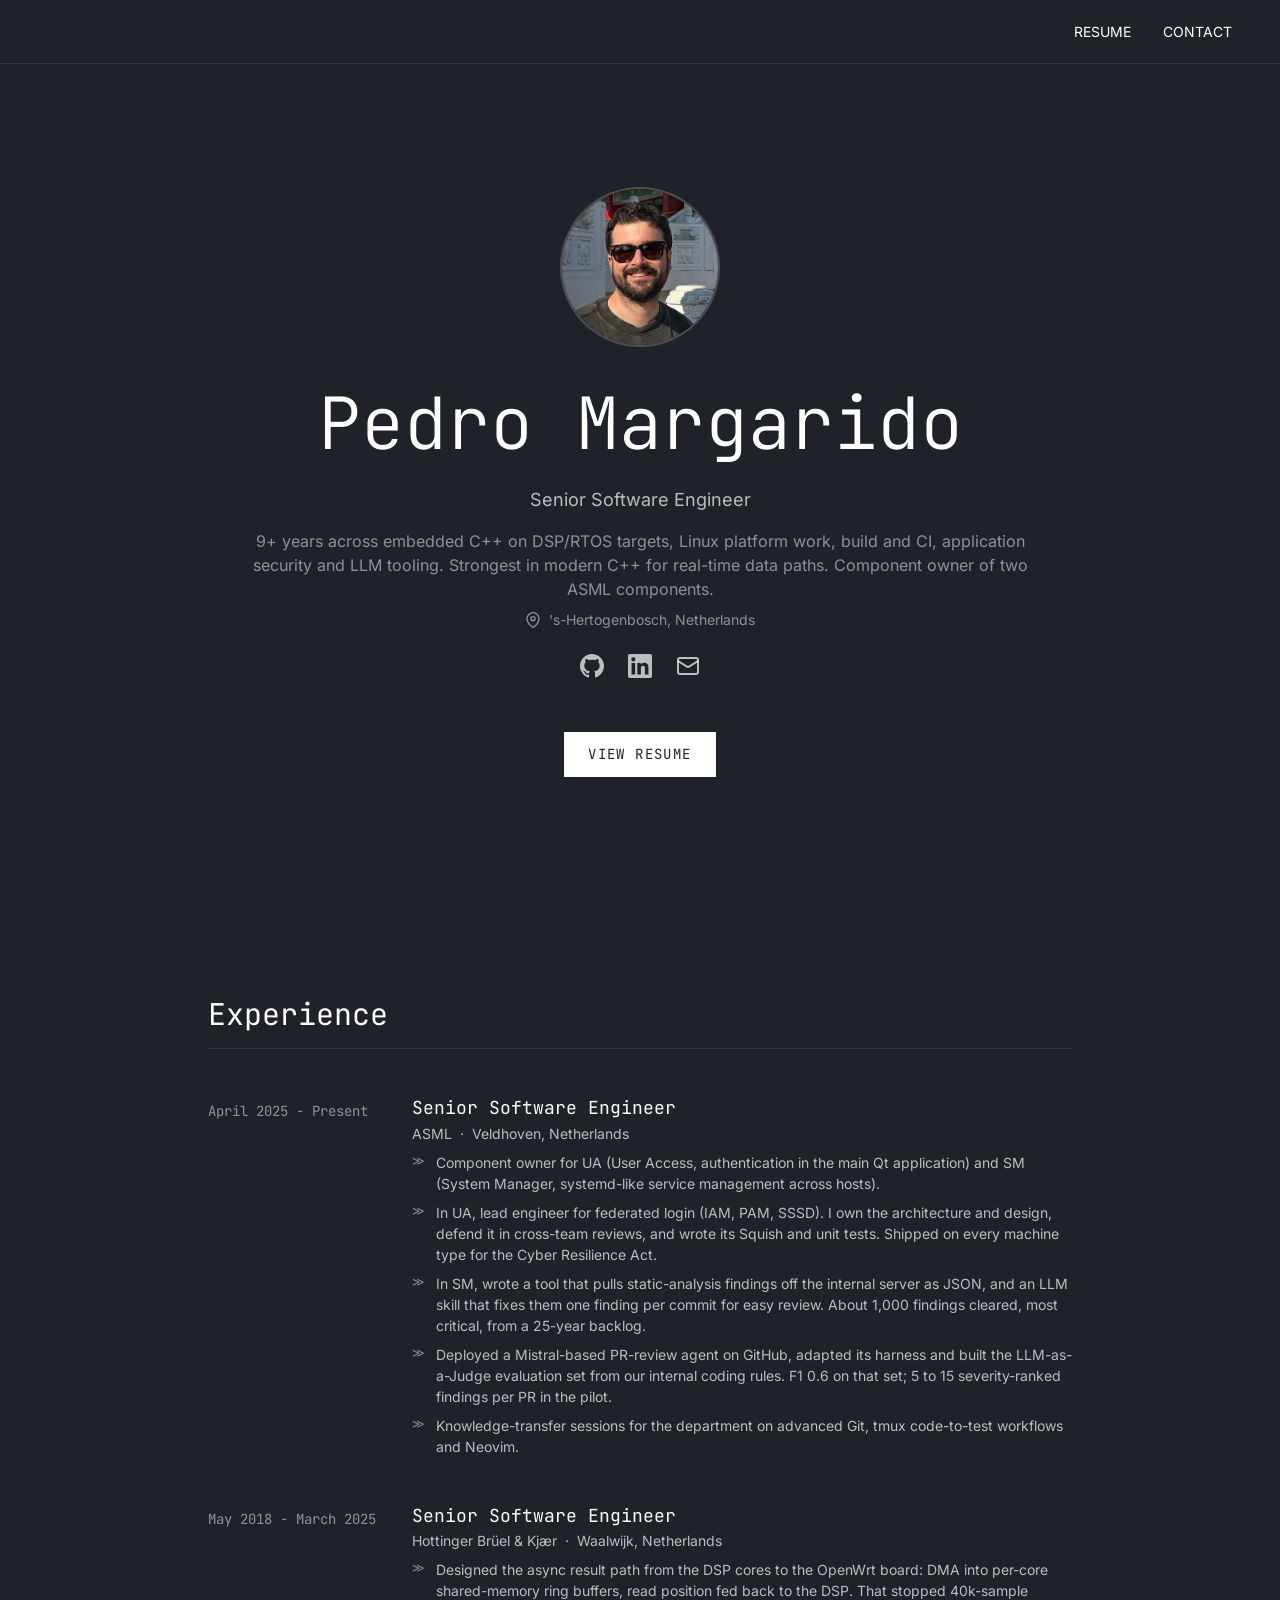
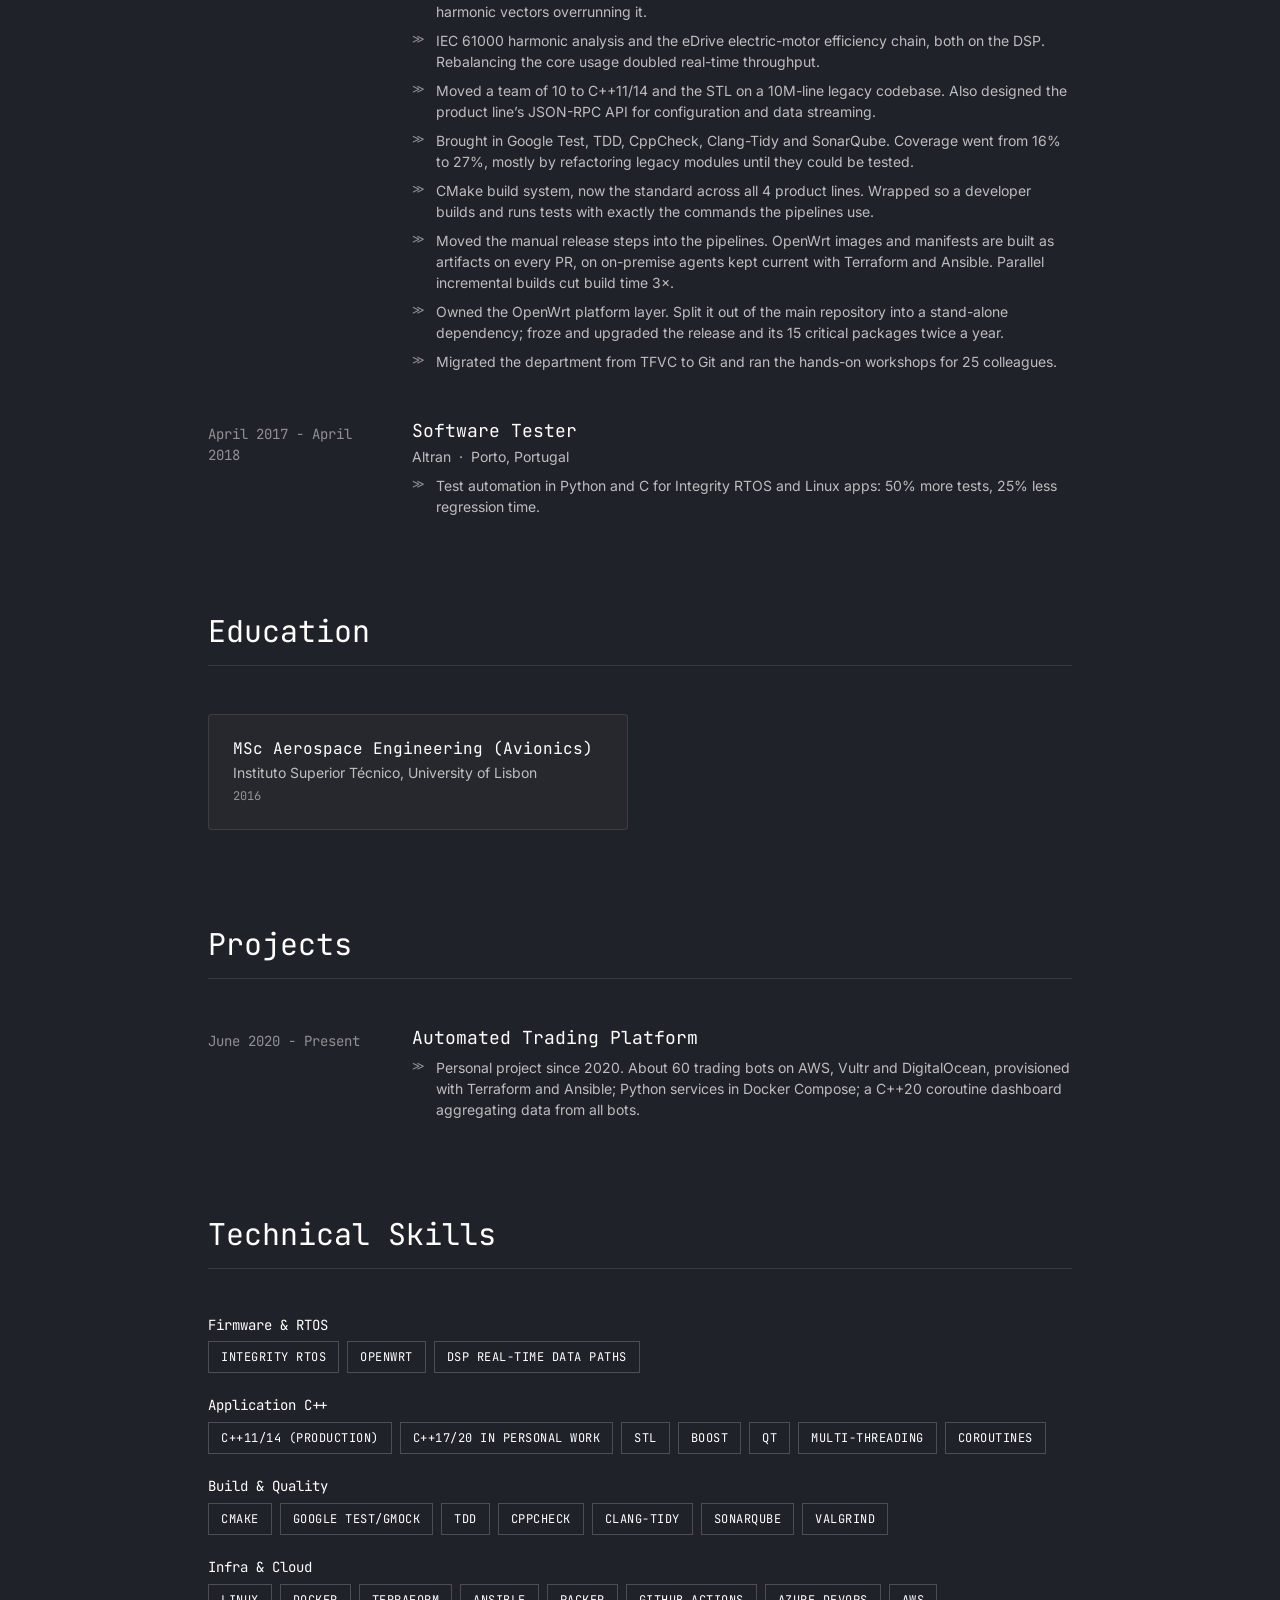
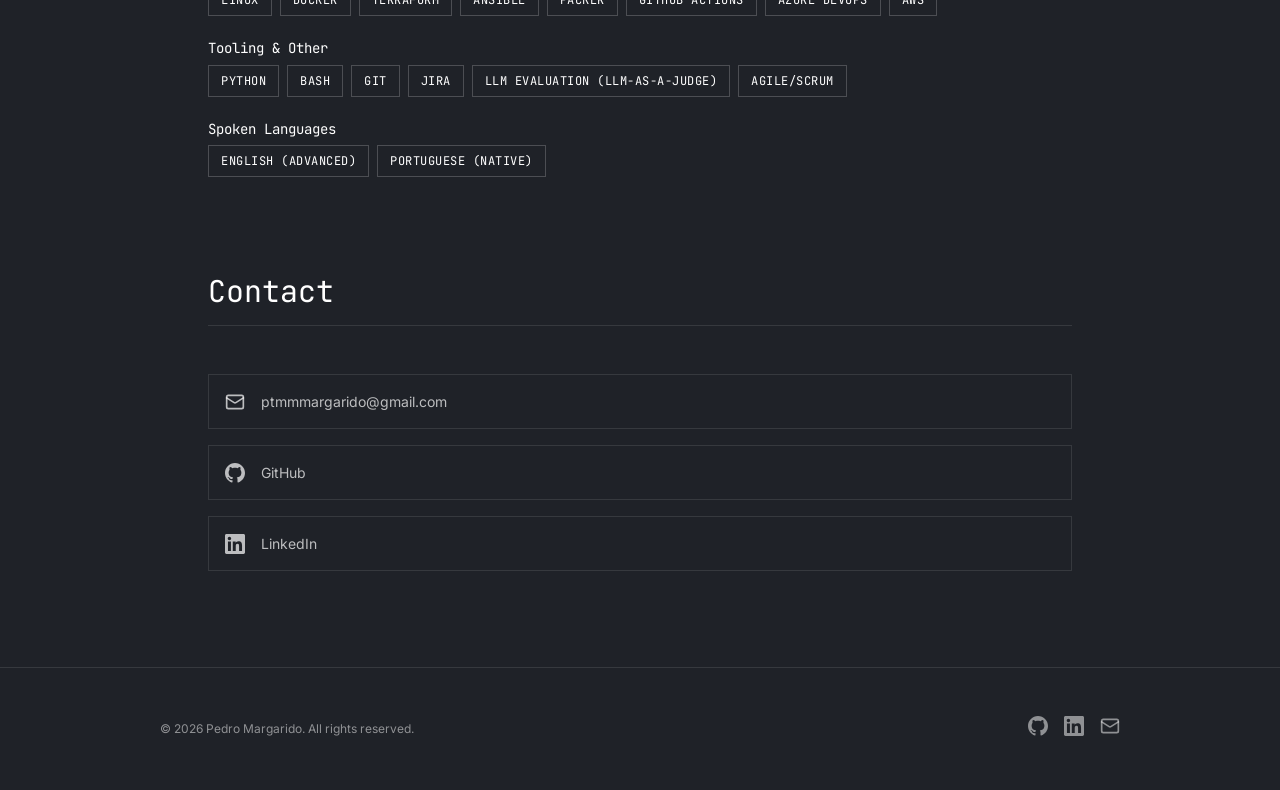
<file: index.html>
<!doctype html><html lang=en-us><head><meta name=generator content="Hugo 0.146.0"><meta charset=utf-8><meta name=viewport content="width=device-width,initial-scale=1"><title>Pedro Margarido</title>
<meta name=description content="Software Engineer - Personal Resume"><meta name=theme-color content="#1f2228"><meta property="og:title" content="Pedro Margarido"><meta property="og:description" content="Software Engineer - Personal Resume"><meta property="og:type" content="website"><meta property="og:url" content="https://pmargarido.dev/"><link rel=preload href=/fonts/JetBrainsMono-Light.woff2 as=font type=font/woff2 crossorigin><link rel=preload href=/fonts/Inter-Light.woff2 as=font type=font/woff2 crossorigin><link rel=stylesheet href=/css/style.css></head><body><a href=#main class=skip-link>Skip to main content</a><header class=navbar role=banner><button class=nav-toggle aria-label="Toggle navigation" aria-expanded=false aria-controls=nav-menu><svg width="24" height="24" viewBox="0 0 24 24" fill="none" stroke="currentcolor" stroke-width="2" stroke-linecap="round"><line x1="3" y1="6" x2="21" y2="6"/><line x1="3" y1="12" x2="21" y2="12"/><line x1="3" y1="18" x2="21" y2="18"/></svg></button><nav id=nav-menu class=nav-links role=navigation aria-label="Main navigation"><a href=/#resume class=nav-link>RESUME</a>
<a href=/#contact class=nav-link>CONTACT</a></nav></header><main id=main><section class=hero><div class=hero-inner><img src=/photo.jpg alt="Pedro Margarido" class=hero-photo onerror='this.style.display="none",this.nextElementSibling.style.display="flex"'><div class=hero-photo-placeholder style=display:none><svg width="48" height="48" viewBox="0 0 24 24" fill="none" stroke="currentcolor" stroke-width="1.5" stroke-linecap="round" stroke-linejoin="round"><path d="M20 21v-2a4 4 0 00-4-4H8a4 4 0 00-4 4v2"/><circle cx="12" cy="7" r="4"/></svg></div><h1 class=hero-name>Pedro Margarido</h1><p class=hero-role>Senior Software Engineer</p><p class=hero-tagline>9+ years across embedded C++ on DSP/RTOS targets, Linux platform work, build and CI, application security and LLM tooling. Strongest in modern C++ for real-time data paths. Component owner of two ASML components.</p><p class=hero-location><svg width="16" height="16" viewBox="0 0 24 24" fill="none" stroke="currentcolor" stroke-width="2" stroke-linecap="round" stroke-linejoin="round"><path d="M21 10c0 7-9 13-9 13s-9-6-9-13a9 9 0 0118 0z"/><circle cx="12" cy="10" r="3"/></svg>
<span>'s-Hertogenbosch, Netherlands</span></p><div class=hero-social><a href=https://github.com/PTMargarido class=social-link aria-label=GitHub target=_blank rel="noopener noreferrer"><svg width="24" height="24" viewBox="0 0 24 24" fill="currentcolor"><path d="M12 0C5.374.0.0 5.373.0 12c0 5.302 3.438 9.8 8.207 11.387.599.111.793-.261.793-.577v-2.234c-3.338.726-4.033-1.416-4.033-1.416-.546-1.387-1.333-1.756-1.333-1.756-1.089-.745.083-.729.083-.729 1.205.084 1.839 1.237 1.839 1.237 1.07 1.834 2.807 1.304 3.492.997.107-.775.418-1.305.762-1.604-2.665-.305-5.467-1.334-5.467-5.931.0-1.311.469-2.381 1.236-3.221-.124-.303-.535-1.524.117-3.176.0.0 1.008-.322 3.301 1.23.957-.266 1.983-.399 3.003-.404 1.02.005 2.047.138 3.006.404 2.291-1.552 3.297-1.23 3.297-1.23.653 1.653.242 2.874.118 3.176.77.84 1.235 1.911 1.235 3.221.0 4.609-2.807 5.624-5.479 5.921.43.372.823 1.102.823 2.222v3.293c0 .319.192.694.801.576C20.566 21.797 24 17.3 24 12c0-6.627-5.373-12-12-12z"/></svg>
</a><a href=https://linkedin.com/in/pedro-margarido class=social-link aria-label=LinkedIn target=_blank rel="noopener noreferrer"><svg width="24" height="24" viewBox="0 0 24 24" fill="currentcolor"><path d="M20.447 20.452h-3.554v-5.569c0-1.328-.027-3.037-1.852-3.037-1.853.0-2.136 1.445-2.136 2.939v5.667H9.351V9h3.414v1.561h.046c.477-.9 1.637-1.85 3.37-1.85 3.601.0 4.267 2.37 4.267 5.455v6.286zM5.337 7.433c-1.144.0-2.063-.926-2.063-2.065.0-1.138.92-2.063 2.063-2.063 1.14.0 2.064.925 2.064 2.063.0 1.139-.925 2.065-2.064 2.065zm1.782 13.019H3.555V9h3.564v11.452zM22.225.0H1.771C.792.0.0.774.0 1.729v20.542C0 23.227.792 24 1.771 24h20.451C23.2 24 24 23.227 24 22.271V1.729C24 .774 23.2.0 22.222.0h.003z"/></svg>
</a><a href=mailto:ptmmmargarido@gmail.com class=social-link aria-label=Email><svg width="24" height="24" viewBox="0 0 24 24" fill="none" stroke="currentcolor" stroke-width="2" stroke-linecap="round" stroke-linejoin="round"><rect x="2" y="4" width="20" height="16" rx="2"/><path d="m22 7-8.97 5.7a1.94 1.94.0 01-2.06.0L2 7"/></svg></a></div><a href=#resume class=btn-primary>View Resume</a></div></section><section id=resume class=resume-section><div class=section-block><h2 class=section-heading>Experience</h2><div class=timeline><div class=timeline-entry><div class=timeline-period>April 2025 - Present</div><div class=timeline-content><h3 class=timeline-title>Senior Software Engineer</h3><p class=timeline-meta>ASML<span class=meta-separator>&#183;</span>Veldhoven, Netherlands</p><ul class=timeline-highlights><li>Component owner for UA (User Access, authentication in the main Qt application) and SM (System Manager, systemd-like service management across hosts).</li><li>In UA, lead engineer for federated login (IAM, PAM, SSSD). I own the architecture and design, defend it in cross-team reviews, and wrote its Squish and unit tests. Shipped on every machine type for the Cyber Resilience Act.</li><li>In SM, wrote a tool that pulls static-analysis findings off the internal server as JSON, and an LLM skill that fixes them one finding per commit for easy review. About 1,000 findings cleared, most critical, from a 25-year backlog.</li><li>Deployed a Mistral-based PR-review agent on GitHub, adapted its harness and built the LLM-as-a-Judge evaluation set from our internal coding rules. F1 0.6 on that set; 5 to 15 severity-ranked findings per PR in the pilot.</li><li>Knowledge-transfer sessions for the department on advanced Git, tmux code-to-test workflows and Neovim.</li></ul></div></div><div class=timeline-entry><div class=timeline-period>May 2018 - March 2025</div><div class=timeline-content><h3 class=timeline-title>Senior Software Engineer</h3><p class=timeline-meta>Hottinger Brüel & Kjær<span class=meta-separator>&#183;</span>Waalwijk, Netherlands</p><ul class=timeline-highlights><li>Designed the async result path from the DSP cores to the OpenWrt board: DMA into per-core shared-memory ring buffers, read position fed back to the DSP. That stopped 40k-sample harmonic vectors overrunning it.</li><li>IEC 61000 harmonic analysis and the eDrive electric-motor efficiency chain, both on the DSP. Rebalancing the core usage doubled real-time throughput.</li><li>Moved a team of 10 to C++11/14 and the STL on a 10M-line legacy codebase. Also designed the product line&rsquo;s JSON-RPC API for configuration and data streaming.</li><li>Brought in Google Test, TDD, CppCheck, Clang-Tidy and SonarQube. Coverage went from 16% to 27%, mostly by refactoring legacy modules until they could be tested.</li><li>CMake build system, now the standard across all 4 product lines. Wrapped so a developer builds and runs tests with exactly the commands the pipelines use.</li><li>Moved the manual release steps into the pipelines. OpenWrt images and manifests are built as artifacts on every PR, on on-premise agents kept current with Terraform and Ansible. Parallel incremental builds cut build time 3×.</li><li>Owned the OpenWrt platform layer. Split it out of the main repository into a stand-alone dependency; froze and upgraded the release and its 15 critical packages twice a year.</li><li>Migrated the department from TFVC to Git and ran the hands-on workshops for 25 colleagues.</li></ul></div></div><div class=timeline-entry><div class=timeline-period>April 2017 - April 2018</div><div class=timeline-content><h3 class=timeline-title>Software Tester</h3><p class=timeline-meta>Altran<span class=meta-separator>&#183;</span>Porto, Portugal</p><ul class=timeline-highlights><li>Test automation in Python and C for Integrity RTOS and Linux apps: 50% more tests, 25% less regression time.</li></ul></div></div></div></div><div class=section-block><h2 class=section-heading>Education</h2><div class=education-grid><div class=education-card><h3 class=education-degree>MSc Aerospace Engineering (Avionics)</h3><p class=education-school>Instituto Superior Técnico, University of Lisbon</p><p class=education-year>2016</p></div></div></div><div class=section-block><h2 class=section-heading>Projects</h2><div class=timeline><div class=project-entry><div class=timeline-period>June 2020 - Present</div><div class=timeline-content><h3 class=timeline-title>Automated Trading Platform</h3><ul class=timeline-highlights><li>Personal project since 2020. About 60 trading bots on AWS, Vultr and DigitalOcean, provisioned with Terraform and Ansible; Python services in Docker Compose; a C++20 coroutine dashboard aggregating data from all bots.</li></ul></div></div></div></div><div class=section-block><h2 class=section-heading>Technical Skills</h2><div class=skills-groups><div class=skill-group><h3 class=skill-category-heading>Firmware & RTOS</h3><div class=skill-category-tags><span class=skill-tag>Integrity RTOS</span>
<span class=skill-tag>OpenWrt</span>
<span class=skill-tag>DSP real-time data paths</span></div></div><div class=skill-group><h3 class=skill-category-heading>Application C++</h3><div class=skill-category-tags><span class=skill-tag>C++11/14 (production)</span>
<span class=skill-tag>C++17/20 in personal work</span>
<span class=skill-tag>STL</span>
<span class=skill-tag>Boost</span>
<span class=skill-tag>Qt</span>
<span class=skill-tag>Multi-threading</span>
<span class=skill-tag>Coroutines</span></div></div><div class=skill-group><h3 class=skill-category-heading>Build & Quality</h3><div class=skill-category-tags><span class=skill-tag>CMake</span>
<span class=skill-tag>Google Test/GMock</span>
<span class=skill-tag>TDD</span>
<span class=skill-tag>CppCheck</span>
<span class=skill-tag>Clang-Tidy</span>
<span class=skill-tag>SonarQube</span>
<span class=skill-tag>Valgrind</span></div></div><div class=skill-group><h3 class=skill-category-heading>Infra & Cloud</h3><div class=skill-category-tags><span class=skill-tag>Linux</span>
<span class=skill-tag>Docker</span>
<span class=skill-tag>Terraform</span>
<span class=skill-tag>Ansible</span>
<span class=skill-tag>Packer</span>
<span class=skill-tag>GitHub Actions</span>
<span class=skill-tag>Azure DevOps</span>
<span class=skill-tag>AWS</span></div></div><div class=skill-group><h3 class=skill-category-heading>Tooling & Other</h3><div class=skill-category-tags><span class=skill-tag>Python</span>
<span class=skill-tag>Bash</span>
<span class=skill-tag>Git</span>
<span class=skill-tag>JIRA</span>
<span class=skill-tag>LLM evaluation (LLM-as-a-Judge)</span>
<span class=skill-tag>Agile/Scrum</span></div></div><div class=skill-group><h3 class=skill-category-heading>Spoken Languages</h3><div class=skill-category-tags><span class=skill-tag>English (advanced)</span>
<span class=skill-tag>Portuguese (native)</span></div></div></div></div><div id=contact class=section-block><h2 class=section-heading>Contact</h2><div class=contact-links><a href=mailto:ptmmmargarido@gmail.com class=contact-item><svg width="20" height="20" viewBox="0 0 24 24" fill="none" stroke="currentcolor" stroke-width="2" stroke-linecap="round" stroke-linejoin="round"><rect x="2" y="4" width="20" height="16" rx="2"/><path d="m22 7-8.97 5.7a1.94 1.94.0 01-2.06.0L2 7"/></svg>
<span>ptmmmargarido@gmail.com</span>
</a><a href=https://github.com/PTMargarido class=contact-item target=_blank rel="noopener noreferrer"><svg width="20" height="20" viewBox="0 0 24 24" fill="currentcolor"><path d="M12 0C5.374.0.0 5.373.0 12c0 5.302 3.438 9.8 8.207 11.387.599.111.793-.261.793-.577v-2.234c-3.338.726-4.033-1.416-4.033-1.416-.546-1.387-1.333-1.756-1.333-1.756-1.089-.745.083-.729.083-.729 1.205.084 1.839 1.237 1.839 1.237 1.07 1.834 2.807 1.304 3.492.997.107-.775.418-1.305.762-1.604-2.665-.305-5.467-1.334-5.467-5.931.0-1.311.469-2.381 1.236-3.221-.124-.303-.535-1.524.117-3.176.0.0 1.008-.322 3.301 1.23.957-.266 1.983-.399 3.003-.404 1.02.005 2.047.138 3.006.404 2.291-1.552 3.297-1.23 3.297-1.23.653 1.653.242 2.874.118 3.176.77.84 1.235 1.911 1.235 3.221.0 4.609-2.807 5.624-5.479 5.921.43.372.823 1.102.823 2.222v3.293c0 .319.192.694.801.576C20.566 21.797 24 17.3 24 12c0-6.627-5.373-12-12-12z"/></svg>
<span>GitHub</span>
</a><a href=https://linkedin.com/in/pedro-margarido class=contact-item target=_blank rel="noopener noreferrer"><svg width="20" height="20" viewBox="0 0 24 24" fill="currentcolor"><path d="M20.447 20.452h-3.554v-5.569c0-1.328-.027-3.037-1.852-3.037-1.853.0-2.136 1.445-2.136 2.939v5.667H9.351V9h3.414v1.561h.046c.477-.9 1.637-1.85 3.37-1.85 3.601.0 4.267 2.37 4.267 5.455v6.286zM5.337 7.433c-1.144.0-2.063-.926-2.063-2.065.0-1.138.92-2.063 2.063-2.063 1.14.0 2.064.925 2.064 2.063.0 1.139-.925 2.065-2.064 2.065zm1.782 13.019H3.555V9h3.564v11.452zM22.225.0H1.771C.792.0.0.774.0 1.729v20.542C0 23.227.792 24 1.771 24h20.451C23.2 24 24 23.227 24 22.271V1.729C24 .774 23.2.0 22.222.0h.003z"/></svg>
<span>LinkedIn</span></a></div></div></section></main><footer class=footer role=contentinfo><div class=footer-inner><p class=footer-copy>&copy; 2026 Pedro Margarido. All rights reserved.</p><div class=footer-social><a href=https://github.com/PTMargarido class=footer-link aria-label=GitHub target=_blank rel="noopener noreferrer"><svg width="20" height="20" viewBox="0 0 24 24" fill="currentcolor"><path d="M12 0C5.374.0.0 5.373.0 12c0 5.302 3.438 9.8 8.207 11.387.599.111.793-.261.793-.577v-2.234c-3.338.726-4.033-1.416-4.033-1.416-.546-1.387-1.333-1.756-1.333-1.756-1.089-.745.083-.729.083-.729 1.205.084 1.839 1.237 1.839 1.237 1.07 1.834 2.807 1.304 3.492.997.107-.775.418-1.305.762-1.604-2.665-.305-5.467-1.334-5.467-5.931.0-1.311.469-2.381 1.236-3.221-.124-.303-.535-1.524.117-3.176.0.0 1.008-.322 3.301 1.23.957-.266 1.983-.399 3.003-.404 1.02.005 2.047.138 3.006.404 2.291-1.552 3.297-1.23 3.297-1.23.653 1.653.242 2.874.118 3.176.77.84 1.235 1.911 1.235 3.221.0 4.609-2.807 5.624-5.479 5.921.43.372.823 1.102.823 2.222v3.293c0 .319.192.694.801.576C20.566 21.797 24 17.3 24 12c0-6.627-5.373-12-12-12z"/></svg>
</a><a href=https://linkedin.com/in/pedro-margarido class=footer-link aria-label=LinkedIn target=_blank rel="noopener noreferrer"><svg width="20" height="20" viewBox="0 0 24 24" fill="currentcolor"><path d="M20.447 20.452h-3.554v-5.569c0-1.328-.027-3.037-1.852-3.037-1.853.0-2.136 1.445-2.136 2.939v5.667H9.351V9h3.414v1.561h.046c.477-.9 1.637-1.85 3.37-1.85 3.601.0 4.267 2.37 4.267 5.455v6.286zM5.337 7.433c-1.144.0-2.063-.926-2.063-2.065.0-1.138.92-2.063 2.063-2.063 1.14.0 2.064.925 2.064 2.063.0 1.139-.925 2.065-2.064 2.065zm1.782 13.019H3.555V9h3.564v11.452zM22.225.0H1.771C.792.0.0.774.0 1.729v20.542C0 23.227.792 24 1.771 24h20.451C23.2 24 24 23.227 24 22.271V1.729C24 .774 23.2.0 22.222.0h.003z"/></svg>
</a><a href=mailto:ptmmmargarido@gmail.com class=footer-link aria-label=Email><svg width="20" height="20" viewBox="0 0 24 24" fill="none" stroke="currentcolor" stroke-width="2" stroke-linecap="round" stroke-linejoin="round"><rect x="2" y="4" width="20" height="16" rx="2"/><path d="m22 7-8.97 5.7a1.94 1.94.0 01-2.06.0L2 7"/></svg></a></div></div></footer><script>document.querySelector(".nav-toggle").addEventListener("click",function(){var e=document.getElementById("nav-menu"),t=this.getAttribute("aria-expanded")==="true";this.setAttribute("aria-expanded",!t),e.classList.toggle("active")})</script></body></html>
</file>
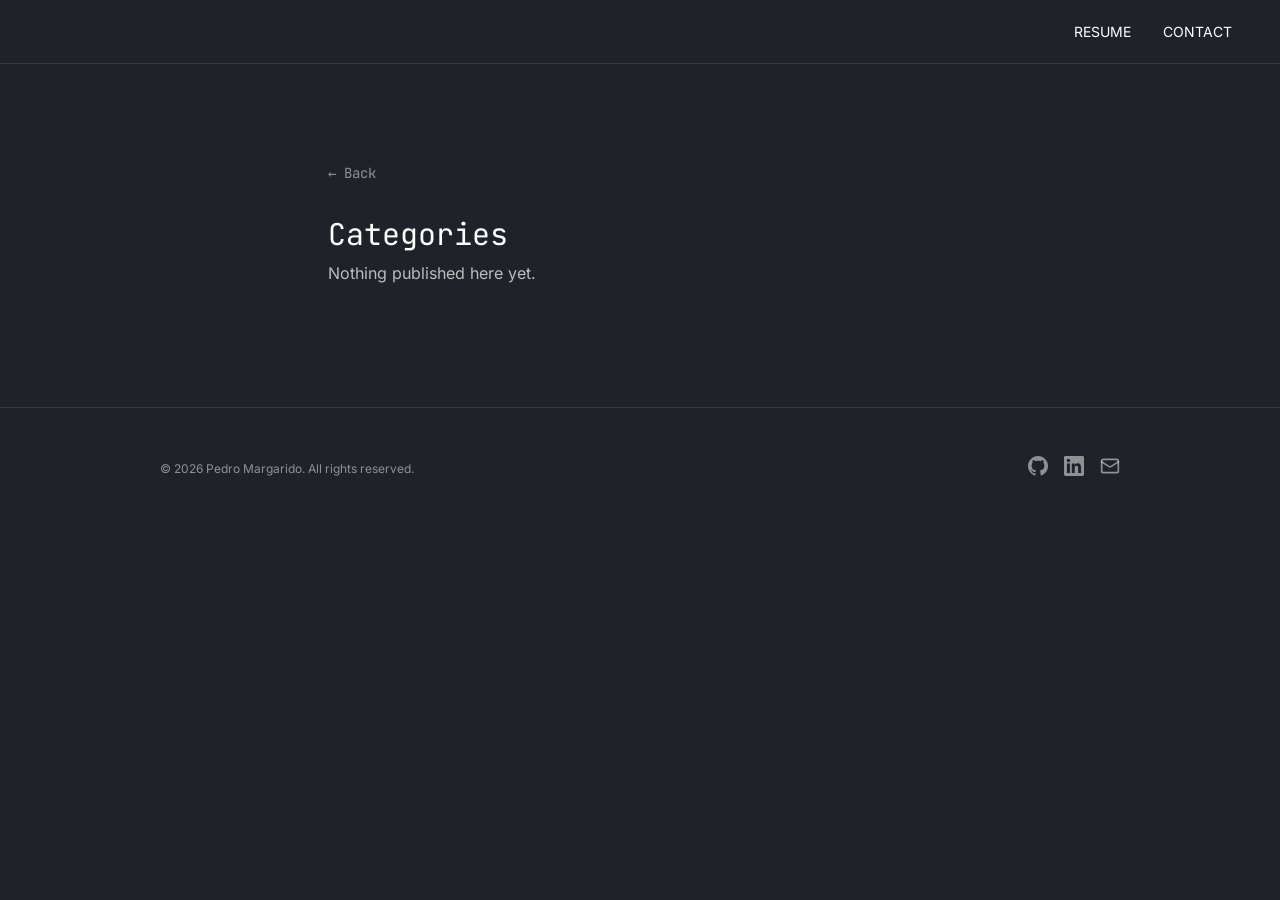
<file: categories/index.html>
<!doctype html><html lang=en-us><head><meta charset=utf-8><meta name=viewport content="width=device-width,initial-scale=1"><title>Categories | Pedro Margarido</title>
<meta name=description content="Software Engineer - Personal Resume"><meta name=theme-color content="#1f2228"><meta property="og:title" content="Categories | Pedro Margarido"><meta property="og:description" content="Software Engineer - Personal Resume"><meta property="og:type" content="article"><meta property="og:url" content="https://pmargarido.dev/categories/"><link rel=preload href=/fonts/JetBrainsMono-Light.woff2 as=font type=font/woff2 crossorigin><link rel=preload href=/fonts/Inter-Light.woff2 as=font type=font/woff2 crossorigin><link rel=stylesheet href=/css/style.css></head><body><a href=#main class=skip-link>Skip to main content</a><header class=navbar role=banner><button class=nav-toggle aria-label="Toggle navigation" aria-expanded=false aria-controls=nav-menu><svg width="24" height="24" viewBox="0 0 24 24" fill="none" stroke="currentcolor" stroke-width="2" stroke-linecap="round"><line x1="3" y1="6" x2="21" y2="6"/><line x1="3" y1="12" x2="21" y2="12"/><line x1="3" y1="18" x2="21" y2="18"/></svg></button><nav id=nav-menu class=nav-links role=navigation aria-label="Main navigation"><a href=/#resume class=nav-link>RESUME</a>
<a href=/#contact class=nav-link>CONTACT</a></nav></header><main id=main><article class=single-content><a href=/ class=back-link>&larr; Back</a><h1>Categories</h1><div class=prose><p>Nothing published here yet.</p></div></article></main><footer class=footer role=contentinfo><div class=footer-inner><p class=footer-copy>&copy; 2026 Pedro Margarido. All rights reserved.</p><div class=footer-social><a href=https://github.com/PTMargarido class=footer-link aria-label=GitHub target=_blank rel="noopener noreferrer"><svg width="20" height="20" viewBox="0 0 24 24" fill="currentcolor"><path d="M12 0C5.374.0.0 5.373.0 12c0 5.302 3.438 9.8 8.207 11.387.599.111.793-.261.793-.577v-2.234c-3.338.726-4.033-1.416-4.033-1.416-.546-1.387-1.333-1.756-1.333-1.756-1.089-.745.083-.729.083-.729 1.205.084 1.839 1.237 1.839 1.237 1.07 1.834 2.807 1.304 3.492.997.107-.775.418-1.305.762-1.604-2.665-.305-5.467-1.334-5.467-5.931.0-1.311.469-2.381 1.236-3.221-.124-.303-.535-1.524.117-3.176.0.0 1.008-.322 3.301 1.23.957-.266 1.983-.399 3.003-.404 1.02.005 2.047.138 3.006.404 2.291-1.552 3.297-1.23 3.297-1.23.653 1.653.242 2.874.118 3.176.77.84 1.235 1.911 1.235 3.221.0 4.609-2.807 5.624-5.479 5.921.43.372.823 1.102.823 2.222v3.293c0 .319.192.694.801.576C20.566 21.797 24 17.3 24 12c0-6.627-5.373-12-12-12z"/></svg>
</a><a href=https://linkedin.com/in/pedro-margarido class=footer-link aria-label=LinkedIn target=_blank rel="noopener noreferrer"><svg width="20" height="20" viewBox="0 0 24 24" fill="currentcolor"><path d="M20.447 20.452h-3.554v-5.569c0-1.328-.027-3.037-1.852-3.037-1.853.0-2.136 1.445-2.136 2.939v5.667H9.351V9h3.414v1.561h.046c.477-.9 1.637-1.85 3.37-1.85 3.601.0 4.267 2.37 4.267 5.455v6.286zM5.337 7.433c-1.144.0-2.063-.926-2.063-2.065.0-1.138.92-2.063 2.063-2.063 1.14.0 2.064.925 2.064 2.063.0 1.139-.925 2.065-2.064 2.065zm1.782 13.019H3.555V9h3.564v11.452zM22.225.0H1.771C.792.0.0.774.0 1.729v20.542C0 23.227.792 24 1.771 24h20.451C23.2 24 24 23.227 24 22.271V1.729C24 .774 23.2.0 22.222.0h.003z"/></svg>
</a><a href=mailto:ptmmmargarido@gmail.com class=footer-link aria-label=Email><svg width="20" height="20" viewBox="0 0 24 24" fill="none" stroke="currentcolor" stroke-width="2" stroke-linecap="round" stroke-linejoin="round"><rect x="2" y="4" width="20" height="16" rx="2"/><path d="m22 7-8.97 5.7a1.94 1.94.0 01-2.06.0L2 7"/></svg></a></div></div></footer><script>document.querySelector(".nav-toggle").addEventListener("click",function(){var e=document.getElementById("nav-menu"),t=this.getAttribute("aria-expanded")==="true";this.setAttribute("aria-expanded",!t),e.classList.toggle("active")})</script></body></html>
</file>
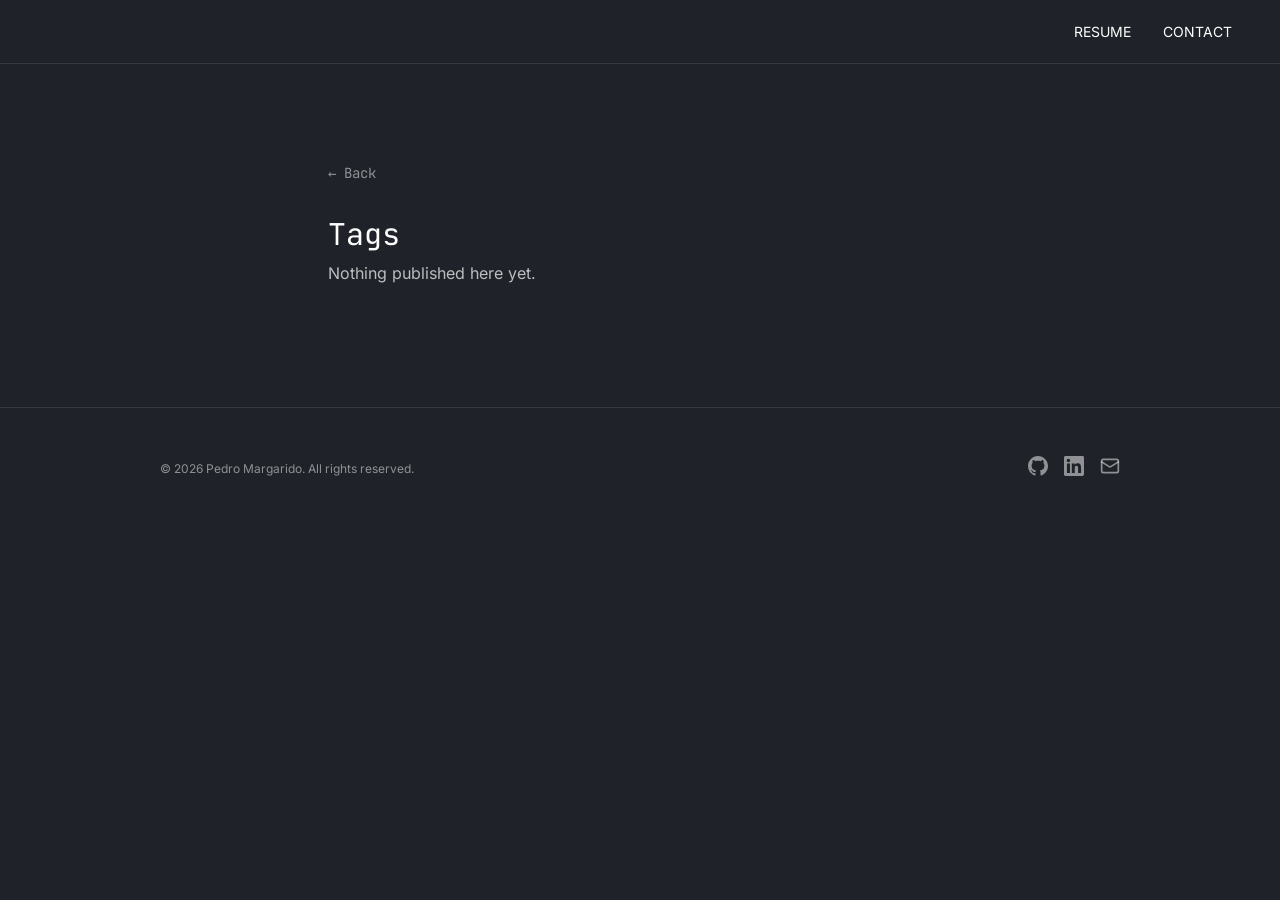
<file: tags/index.html>
<!doctype html><html lang=en-us><head><meta charset=utf-8><meta name=viewport content="width=device-width,initial-scale=1"><title>Tags | Pedro Margarido</title>
<meta name=description content="Software Engineer - Personal Resume"><meta name=theme-color content="#1f2228"><meta property="og:title" content="Tags | Pedro Margarido"><meta property="og:description" content="Software Engineer - Personal Resume"><meta property="og:type" content="article"><meta property="og:url" content="https://pmargarido.dev/tags/"><link rel=preload href=/fonts/JetBrainsMono-Light.woff2 as=font type=font/woff2 crossorigin><link rel=preload href=/fonts/Inter-Light.woff2 as=font type=font/woff2 crossorigin><link rel=stylesheet href=/css/style.css></head><body><a href=#main class=skip-link>Skip to main content</a><header class=navbar role=banner><button class=nav-toggle aria-label="Toggle navigation" aria-expanded=false aria-controls=nav-menu><svg width="24" height="24" viewBox="0 0 24 24" fill="none" stroke="currentcolor" stroke-width="2" stroke-linecap="round"><line x1="3" y1="6" x2="21" y2="6"/><line x1="3" y1="12" x2="21" y2="12"/><line x1="3" y1="18" x2="21" y2="18"/></svg></button><nav id=nav-menu class=nav-links role=navigation aria-label="Main navigation"><a href=/#resume class=nav-link>RESUME</a>
<a href=/#contact class=nav-link>CONTACT</a></nav></header><main id=main><article class=single-content><a href=/ class=back-link>&larr; Back</a><h1>Tags</h1><div class=prose><p>Nothing published here yet.</p></div></article></main><footer class=footer role=contentinfo><div class=footer-inner><p class=footer-copy>&copy; 2026 Pedro Margarido. All rights reserved.</p><div class=footer-social><a href=https://github.com/PTMargarido class=footer-link aria-label=GitHub target=_blank rel="noopener noreferrer"><svg width="20" height="20" viewBox="0 0 24 24" fill="currentcolor"><path d="M12 0C5.374.0.0 5.373.0 12c0 5.302 3.438 9.8 8.207 11.387.599.111.793-.261.793-.577v-2.234c-3.338.726-4.033-1.416-4.033-1.416-.546-1.387-1.333-1.756-1.333-1.756-1.089-.745.083-.729.083-.729 1.205.084 1.839 1.237 1.839 1.237 1.07 1.834 2.807 1.304 3.492.997.107-.775.418-1.305.762-1.604-2.665-.305-5.467-1.334-5.467-5.931.0-1.311.469-2.381 1.236-3.221-.124-.303-.535-1.524.117-3.176.0.0 1.008-.322 3.301 1.23.957-.266 1.983-.399 3.003-.404 1.02.005 2.047.138 3.006.404 2.291-1.552 3.297-1.23 3.297-1.23.653 1.653.242 2.874.118 3.176.77.84 1.235 1.911 1.235 3.221.0 4.609-2.807 5.624-5.479 5.921.43.372.823 1.102.823 2.222v3.293c0 .319.192.694.801.576C20.566 21.797 24 17.3 24 12c0-6.627-5.373-12-12-12z"/></svg>
</a><a href=https://linkedin.com/in/pedro-margarido class=footer-link aria-label=LinkedIn target=_blank rel="noopener noreferrer"><svg width="20" height="20" viewBox="0 0 24 24" fill="currentcolor"><path d="M20.447 20.452h-3.554v-5.569c0-1.328-.027-3.037-1.852-3.037-1.853.0-2.136 1.445-2.136 2.939v5.667H9.351V9h3.414v1.561h.046c.477-.9 1.637-1.85 3.37-1.85 3.601.0 4.267 2.37 4.267 5.455v6.286zM5.337 7.433c-1.144.0-2.063-.926-2.063-2.065.0-1.138.92-2.063 2.063-2.063 1.14.0 2.064.925 2.064 2.063.0 1.139-.925 2.065-2.064 2.065zm1.782 13.019H3.555V9h3.564v11.452zM22.225.0H1.771C.792.0.0.774.0 1.729v20.542C0 23.227.792 24 1.771 24h20.451C23.2 24 24 23.227 24 22.271V1.729C24 .774 23.2.0 22.222.0h.003z"/></svg>
</a><a href=mailto:ptmmmargarido@gmail.com class=footer-link aria-label=Email><svg width="20" height="20" viewBox="0 0 24 24" fill="none" stroke="currentcolor" stroke-width="2" stroke-linecap="round" stroke-linejoin="round"><rect x="2" y="4" width="20" height="16" rx="2"/><path d="m22 7-8.97 5.7a1.94 1.94.0 01-2.06.0L2 7"/></svg></a></div></div></footer><script>document.querySelector(".nav-toggle").addEventListener("click",function(){var e=document.getElementById("nav-menu"),t=this.getAttribute("aria-expanded")==="true";this.setAttribute("aria-expanded",!t),e.classList.toggle("active")})</script></body></html>
</file>
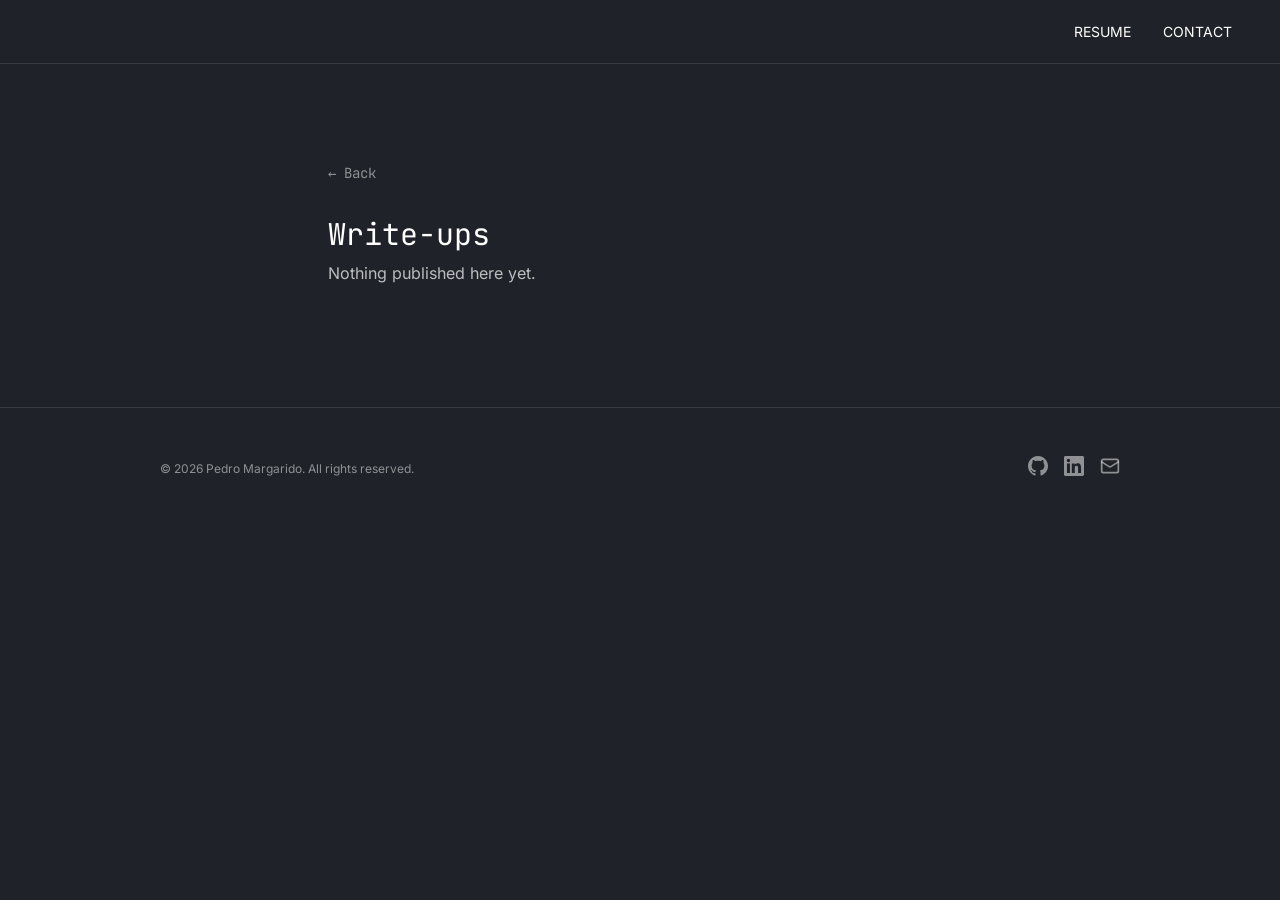
<file: writeups/index.html>
<!doctype html><html lang=en-us><head><meta charset=utf-8><meta name=viewport content="width=device-width,initial-scale=1"><title>Write-ups | Pedro Margarido</title>
<meta name=description content="Software Engineer - Personal Resume"><meta name=theme-color content="#1f2228"><meta property="og:title" content="Write-ups | Pedro Margarido"><meta property="og:description" content="Software Engineer - Personal Resume"><meta property="og:type" content="article"><meta property="og:url" content="https://pmargarido.dev/writeups/"><link rel=preload href=/fonts/JetBrainsMono-Light.woff2 as=font type=font/woff2 crossorigin><link rel=preload href=/fonts/Inter-Light.woff2 as=font type=font/woff2 crossorigin><link rel=stylesheet href=/css/style.css></head><body><a href=#main class=skip-link>Skip to main content</a><header class=navbar role=banner><button class=nav-toggle aria-label="Toggle navigation" aria-expanded=false aria-controls=nav-menu><svg width="24" height="24" viewBox="0 0 24 24" fill="none" stroke="currentcolor" stroke-width="2" stroke-linecap="round"><line x1="3" y1="6" x2="21" y2="6"/><line x1="3" y1="12" x2="21" y2="12"/><line x1="3" y1="18" x2="21" y2="18"/></svg></button><nav id=nav-menu class=nav-links role=navigation aria-label="Main navigation"><a href=/#resume class=nav-link>RESUME</a>
<a href=/#contact class=nav-link>CONTACT</a></nav></header><main id=main><article class=single-content><a href=/ class=back-link>&larr; Back</a><h1>Write-ups</h1><div class=prose><p>Nothing published here yet.</p></div></article></main><footer class=footer role=contentinfo><div class=footer-inner><p class=footer-copy>&copy; 2026 Pedro Margarido. All rights reserved.</p><div class=footer-social><a href=https://github.com/PTMargarido class=footer-link aria-label=GitHub target=_blank rel="noopener noreferrer"><svg width="20" height="20" viewBox="0 0 24 24" fill="currentcolor"><path d="M12 0C5.374.0.0 5.373.0 12c0 5.302 3.438 9.8 8.207 11.387.599.111.793-.261.793-.577v-2.234c-3.338.726-4.033-1.416-4.033-1.416-.546-1.387-1.333-1.756-1.333-1.756-1.089-.745.083-.729.083-.729 1.205.084 1.839 1.237 1.839 1.237 1.07 1.834 2.807 1.304 3.492.997.107-.775.418-1.305.762-1.604-2.665-.305-5.467-1.334-5.467-5.931.0-1.311.469-2.381 1.236-3.221-.124-.303-.535-1.524.117-3.176.0.0 1.008-.322 3.301 1.23.957-.266 1.983-.399 3.003-.404 1.02.005 2.047.138 3.006.404 2.291-1.552 3.297-1.23 3.297-1.23.653 1.653.242 2.874.118 3.176.77.84 1.235 1.911 1.235 3.221.0 4.609-2.807 5.624-5.479 5.921.43.372.823 1.102.823 2.222v3.293c0 .319.192.694.801.576C20.566 21.797 24 17.3 24 12c0-6.627-5.373-12-12-12z"/></svg>
</a><a href=https://linkedin.com/in/pedro-margarido class=footer-link aria-label=LinkedIn target=_blank rel="noopener noreferrer"><svg width="20" height="20" viewBox="0 0 24 24" fill="currentcolor"><path d="M20.447 20.452h-3.554v-5.569c0-1.328-.027-3.037-1.852-3.037-1.853.0-2.136 1.445-2.136 2.939v5.667H9.351V9h3.414v1.561h.046c.477-.9 1.637-1.85 3.37-1.85 3.601.0 4.267 2.37 4.267 5.455v6.286zM5.337 7.433c-1.144.0-2.063-.926-2.063-2.065.0-1.138.92-2.063 2.063-2.063 1.14.0 2.064.925 2.064 2.063.0 1.139-.925 2.065-2.064 2.065zm1.782 13.019H3.555V9h3.564v11.452zM22.225.0H1.771C.792.0.0.774.0 1.729v20.542C0 23.227.792 24 1.771 24h20.451C23.2 24 24 23.227 24 22.271V1.729C24 .774 23.2.0 22.222.0h.003z"/></svg>
</a><a href=mailto:ptmmmargarido@gmail.com class=footer-link aria-label=Email><svg width="20" height="20" viewBox="0 0 24 24" fill="none" stroke="currentcolor" stroke-width="2" stroke-linecap="round" stroke-linejoin="round"><rect x="2" y="4" width="20" height="16" rx="2"/><path d="m22 7-8.97 5.7a1.94 1.94.0 01-2.06.0L2 7"/></svg></a></div></div></footer><script>document.querySelector(".nav-toggle").addEventListener("click",function(){var e=document.getElementById("nav-menu"),t=this.getAttribute("aria-expanded")==="true";this.setAttribute("aria-expanded",!t),e.classList.toggle("active")})</script></body></html>
</file>
